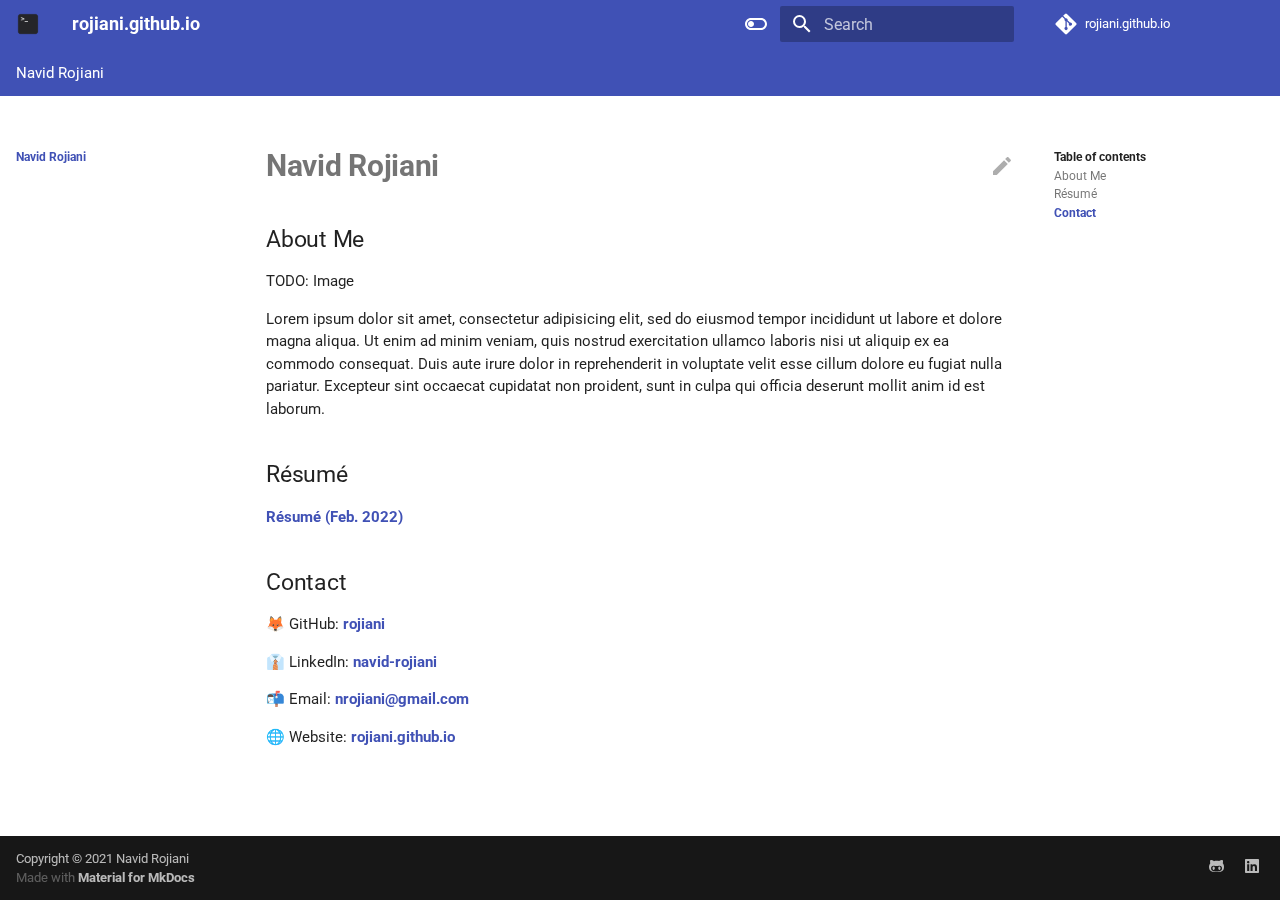
<file: index.html>
<!doctype html><html lang=en class=no-js> <head><meta charset=utf-8><meta name=viewport content="width=device-width,initial-scale=1"><meta name=description content="Navid Rojiani"><meta name=author content="Navid Rojiani"><link href=https://rojiani.github.io/ rel=canonical><link rel=icon href=assets/images/favicon.ico><meta name=generator content="mkdocs-1.2.3, mkdocs-material-8.2.3"><title>rojiani.github.io</title><link rel=stylesheet href=assets/stylesheets/main.e8d9bf0c.min.css><link rel=stylesheet href=assets/stylesheets/palette.e6a45f82.min.css><link rel=preconnect href=https://fonts.gstatic.com crossorigin><link rel=stylesheet href="https://fonts.googleapis.com/css?family=Roboto:300,300i,400,400i,700,700i%7CJetBrains+Mono:400,400i,700,700i&display=fallback"><style>:root{--md-text-font:"Roboto";--md-code-font:"JetBrains Mono"}</style><link rel=stylesheet href=assets/css/extra.css><link rel=stylesheet href=assets/css/image-scaling.css><script>__md_scope=new URL(".",location),__md_get=(e,_=localStorage,t=__md_scope)=>JSON.parse(_.getItem(t.pathname+"."+e)),__md_set=(e,_,t=localStorage,a=__md_scope)=>{try{t.setItem(a.pathname+"."+e,JSON.stringify(_))}catch(e){}}</script></head> <body dir=ltr data-md-color-scheme=default data-md-color-primary=indigo data-md-color-accent=indigo> <script>var palette=__md_get("__palette");if(palette&&"object"==typeof palette.color)for(var key of Object.keys(palette.color))document.body.setAttribute("data-md-color-"+key,palette.color[key])</script> <input class=md-toggle data-md-toggle=drawer type=checkbox id=__drawer autocomplete=off> <input class=md-toggle data-md-toggle=search type=checkbox id=__search autocomplete=off> <label class=md-overlay for=__drawer></label> <div data-md-component=skip> <a href=#navid-rojiani class=md-skip> Skip to content </a> </div> <div data-md-component=announce> </div> <header class=md-header data-md-component=header> <nav class="md-header__inner md-grid" aria-label=Header> <a href=. title=rojiani.github.io class="md-header__button md-logo" aria-label=rojiani.github.io data-md-component=logo> <img src=assets/images/logo.png alt=logo> </a> <label class="md-header__button md-icon" for=__drawer> <svg xmlns=http://www.w3.org/2000/svg viewbox="0 0 24 24"><path d="M3 6h18v2H3V6m0 5h18v2H3v-2m0 5h18v2H3v-2z"/></svg> </label> <div class=md-header__title data-md-component=header-title> <div class=md-header__ellipsis> <div class=md-header__topic> <span class=md-ellipsis> rojiani.github.io </span> </div> <div class=md-header__topic data-md-component=header-topic> <span class=md-ellipsis> Navid Rojiani </span> </div> </div> </div> <form class=md-header__option data-md-component=palette> <input class=md-option data-md-color-media="(prefers-color-scheme: light)" data-md-color-scheme=default data-md-color-primary=indigo data-md-color-accent=indigo aria-label="Switch to dark mode" type=radio name=__palette id=__palette_1> <label class="md-header__button md-icon" title="Switch to dark mode" for=__palette_2 hidden> <svg xmlns=http://www.w3.org/2000/svg viewbox="0 0 24 24"><path d="M17 6H7c-3.31 0-6 2.69-6 6s2.69 6 6 6h10c3.31 0 6-2.69 6-6s-2.69-6-6-6zm0 10H7c-2.21 0-4-1.79-4-4s1.79-4 4-4h10c2.21 0 4 1.79 4 4s-1.79 4-4 4zM7 9c-1.66 0-3 1.34-3 3s1.34 3 3 3 3-1.34 3-3-1.34-3-3-3z"/></svg> </label> <input class=md-option data-md-color-media="(prefers-color-scheme: light)" data-md-color-scheme=slate data-md-color-primary=indigo data-md-color-accent=indigo aria-label="Switch to light mode" type=radio name=__palette id=__palette_2> <label class="md-header__button md-icon" title="Switch to light mode" for=__palette_1 hidden> <svg xmlns=http://www.w3.org/2000/svg viewbox="0 0 24 24"><path d="M17 7H7a5 5 0 0 0-5 5 5 5 0 0 0 5 5h10a5 5 0 0 0 5-5 5 5 0 0 0-5-5m0 8a3 3 0 0 1-3-3 3 3 0 0 1 3-3 3 3 0 0 1 3 3 3 3 0 0 1-3 3z"/></svg> </label> </form> <label class="md-header__button md-icon" for=__search> <svg xmlns=http://www.w3.org/2000/svg viewbox="0 0 24 24"><path d="M9.5 3A6.5 6.5 0 0 1 16 9.5c0 1.61-.59 3.09-1.56 4.23l.27.27h.79l5 5-1.5 1.5-5-5v-.79l-.27-.27A6.516 6.516 0 0 1 9.5 16 6.5 6.5 0 0 1 3 9.5 6.5 6.5 0 0 1 9.5 3m0 2C7 5 5 7 5 9.5S7 14 9.5 14 14 12 14 9.5 12 5 9.5 5z"/></svg> </label> <div class=md-search data-md-component=search role=dialog> <label class=md-search__overlay for=__search></label> <div class=md-search__inner role=search> <form class=md-search__form name=search> <input type=text class=md-search__input name=query aria-label=Search placeholder=Search autocapitalize=off autocorrect=off autocomplete=off spellcheck=false data-md-component=search-query required> <label class="md-search__icon md-icon" for=__search> <svg xmlns=http://www.w3.org/2000/svg viewbox="0 0 24 24"><path d="M9.5 3A6.5 6.5 0 0 1 16 9.5c0 1.61-.59 3.09-1.56 4.23l.27.27h.79l5 5-1.5 1.5-5-5v-.79l-.27-.27A6.516 6.516 0 0 1 9.5 16 6.5 6.5 0 0 1 3 9.5 6.5 6.5 0 0 1 9.5 3m0 2C7 5 5 7 5 9.5S7 14 9.5 14 14 12 14 9.5 12 5 9.5 5z"/></svg> <svg xmlns=http://www.w3.org/2000/svg viewbox="0 0 24 24"><path d="M20 11v2H8l5.5 5.5-1.42 1.42L4.16 12l7.92-7.92L13.5 5.5 8 11h12z"/></svg> </label> <nav class=md-search__options aria-label=Search> <button type=reset class="md-search__icon md-icon" aria-label=Clear tabindex=-1> <svg xmlns=http://www.w3.org/2000/svg viewbox="0 0 24 24"><path d="M19 6.41 17.59 5 12 10.59 6.41 5 5 6.41 10.59 12 5 17.59 6.41 19 12 13.41 17.59 19 19 17.59 13.41 12 19 6.41z"/></svg> </button> </nav> </form> <div class=md-search__output> <div class=md-search__scrollwrap data-md-scrollfix> <div class=md-search-result data-md-component=search-result> <div class=md-search-result__meta> Initializing search </div> <ol class=md-search-result__list></ol> </div> </div> </div> </div> </div> <div class=md-header__source> <a href=https://github.com/rojiani/rojiani.github.io/ title="Go to repository" class=md-source data-md-component=source> <div class="md-source__icon md-icon"> <svg xmlns=http://www.w3.org/2000/svg viewbox="0 0 448 512"><!-- Font Awesome Free 6.0.0 by @fontawesome - https://fontawesome.com License - https://fontawesome.com/license/free (Icons: CC BY 4.0, Fonts: SIL OFL 1.1, Code: MIT License) Copyright 2022 Fonticons, Inc.--><path d="M439.55 236.05 244 40.45a28.87 28.87 0 0 0-40.81 0l-40.66 40.63 51.52 51.52c27.06-9.14 52.68 16.77 43.39 43.68l49.66 49.66c34.23-11.8 61.18 31 35.47 56.69-26.49 26.49-70.21-2.87-56-37.34L240.22 199v121.85c25.3 12.54 22.26 41.85 9.08 55a34.34 34.34 0 0 1-48.55 0c-17.57-17.6-11.07-46.91 11.25-56v-123c-20.8-8.51-24.6-30.74-18.64-45L142.57 101 8.45 235.14a28.86 28.86 0 0 0 0 40.81l195.61 195.6a28.86 28.86 0 0 0 40.8 0l194.69-194.69a28.86 28.86 0 0 0 0-40.81z"/></svg> </div> <div class=md-source__repository> rojiani.github.io </div> </a> </div> </nav> </header> <div class=md-container data-md-component=container> <nav class=md-tabs aria-label=Tabs data-md-component=tabs> <div class="md-tabs__inner md-grid"> <ul class=md-tabs__list> <li class=md-tabs__item> <a href=. class="md-tabs__link md-tabs__link--active"> Navid Rojiani </a> </li> </ul> </div> </nav> <main class=md-main data-md-component=main> <div class="md-main__inner md-grid"> <div class="md-sidebar md-sidebar--primary" data-md-component=sidebar data-md-type=navigation> <div class=md-sidebar__scrollwrap> <div class=md-sidebar__inner> <nav class="md-nav md-nav--primary md-nav--lifted" aria-label=Navigation data-md-level=0> <label class=md-nav__title for=__drawer> <a href=. title=rojiani.github.io class="md-nav__button md-logo" aria-label=rojiani.github.io data-md-component=logo> <img src=assets/images/logo.png alt=logo> </a> rojiani.github.io </label> <div class=md-nav__source> <a href=https://github.com/rojiani/rojiani.github.io/ title="Go to repository" class=md-source data-md-component=source> <div class="md-source__icon md-icon"> <svg xmlns=http://www.w3.org/2000/svg viewbox="0 0 448 512"><!-- Font Awesome Free 6.0.0 by @fontawesome - https://fontawesome.com License - https://fontawesome.com/license/free (Icons: CC BY 4.0, Fonts: SIL OFL 1.1, Code: MIT License) Copyright 2022 Fonticons, Inc.--><path d="M439.55 236.05 244 40.45a28.87 28.87 0 0 0-40.81 0l-40.66 40.63 51.52 51.52c27.06-9.14 52.68 16.77 43.39 43.68l49.66 49.66c34.23-11.8 61.18 31 35.47 56.69-26.49 26.49-70.21-2.87-56-37.34L240.22 199v121.85c25.3 12.54 22.26 41.85 9.08 55a34.34 34.34 0 0 1-48.55 0c-17.57-17.6-11.07-46.91 11.25-56v-123c-20.8-8.51-24.6-30.74-18.64-45L142.57 101 8.45 235.14a28.86 28.86 0 0 0 0 40.81l195.61 195.6a28.86 28.86 0 0 0 40.8 0l194.69-194.69a28.86 28.86 0 0 0 0-40.81z"/></svg> </div> <div class=md-source__repository> rojiani.github.io </div> </a> </div> <ul class=md-nav__list data-md-scrollfix> <li class="md-nav__item md-nav__item--active"> <input class="md-nav__toggle md-toggle" data-md-toggle=toc type=checkbox id=__toc> <label class="md-nav__link md-nav__link--active" for=__toc> Navid Rojiani <span class="md-nav__icon md-icon"></span> </label> <a href=. class="md-nav__link md-nav__link--active"> Navid Rojiani </a> <nav class="md-nav md-nav--secondary" aria-label="Table of contents"> <label class=md-nav__title for=__toc> <span class="md-nav__icon md-icon"></span> Table of contents </label> <ul class=md-nav__list data-md-component=toc data-md-scrollfix> <li class=md-nav__item> <a href=#about-me class=md-nav__link> About Me </a> </li> <li class=md-nav__item> <a href=#resume class=md-nav__link> Résumé </a> </li> <li class=md-nav__item> <a href=#contact class=md-nav__link> Contact </a> </li> </ul> </nav> </li> </ul> </nav> </div> </div> </div> <div class="md-sidebar md-sidebar--secondary" data-md-component=sidebar data-md-type=toc> <div class=md-sidebar__scrollwrap> <div class=md-sidebar__inner> <nav class="md-nav md-nav--secondary" aria-label="Table of contents"> <label class=md-nav__title for=__toc> <span class="md-nav__icon md-icon"></span> Table of contents </label> <ul class=md-nav__list data-md-component=toc data-md-scrollfix> <li class=md-nav__item> <a href=#about-me class=md-nav__link> About Me </a> </li> <li class=md-nav__item> <a href=#resume class=md-nav__link> Résumé </a> </li> <li class=md-nav__item> <a href=#contact class=md-nav__link> Contact </a> </li> </ul> </nav> </div> </div> </div> <div class=md-content data-md-component=content> <article class="md-content__inner md-typeset"> <a href=https://github.com/rojiani/rojiani.github.io/edit/master/docs/index.md title="Edit this page" class="md-content__button md-icon"> <svg xmlns=http://www.w3.org/2000/svg viewbox="0 0 24 24"><path d="M20.71 7.04c.39-.39.39-1.04 0-1.41l-2.34-2.34c-.37-.39-1.02-.39-1.41 0l-1.84 1.83 3.75 3.75M3 17.25V21h3.75L17.81 9.93l-3.75-3.75L3 17.25z"/></svg> </a> <h1 id=navid-rojiani>Navid Rojiani<a class=headerlink href=#navid-rojiani title="Permanent link">&para;</a></h1> <h2 id=about-me>About Me<a class=headerlink href=#about-me title="Permanent link">&para;</a></h2> <p>TODO: Image</p> <p>Lorem ipsum dolor sit amet, consectetur adipisicing elit, sed do eiusmod tempor incididunt ut labore et dolore magna aliqua. Ut enim ad minim veniam, quis nostrud exercitation ullamco laboris nisi ut aliquip ex ea commodo consequat. Duis aute irure dolor in reprehenderit in voluptate velit esse cillum dolore eu fugiat nulla pariatur. Excepteur sint occaecat cupidatat non proident, sunt in culpa qui officia deserunt mollit anim id est laborum.</p> <h2 id=resume>Résumé<a class=headerlink href=#resume title="Permanent link">&para;</a></h2> <p><a href=about-me/Resume-Navid-Rojiani.pdf>Résumé (Feb. 2022)</a></p> <h2 id=contact>Contact<a class=headerlink href=#contact title="Permanent link">&para;</a></h2> <p>🦊 GitHub: <a href=https://github.com/rojiani>rojiani</a></p> <p>👔 LinkedIn: <a href=https://www.linkedin.com/in/navid-rojiani/ >navid-rojiani</a></p> <p>📬 Email: <a href="mailto:nrojiani@gmail.com?subject=GitHub%20Website">nrojiani@gmail.com</a></p> <p>🌐 Website: <a href=https://rojiani.github.io/ >rojiani.github.io</a></p> </article> </div> </div> <a href=# class="md-top md-icon" data-md-component=top data-md-state=hidden> <svg xmlns=http://www.w3.org/2000/svg viewbox="0 0 24 24"><path d="M13 20h-2V8l-5.5 5.5-1.42-1.42L12 4.16l7.92 7.92-1.42 1.42L13 8v12z"/></svg> Back to top </a> </main> <footer class=md-footer> <div class="md-footer-meta md-typeset"> <div class="md-footer-meta__inner md-grid"> <div class=md-copyright> <div class=md-copyright__highlight> Copyright &copy; 2021 Navid Rojiani </div> Made with <a href=https://squidfunk.github.io/mkdocs-material/ target=_blank rel=noopener> Material for MkDocs </a> </div> <div class=md-social> <a href=https://github.com/rojiani target=_blank rel=noopener title=github.com class=md-social__link> <svg xmlns=http://www.w3.org/2000/svg viewbox="0 0 480 512"><!-- Font Awesome Free 6.0.0 by @fontawesome - https://fontawesome.com License - https://fontawesome.com/license/free (Icons: CC BY 4.0, Fonts: SIL OFL 1.1, Code: MIT License) Copyright 2022 Fonticons, Inc.--><path d="M186.1 328.7c0 20.9-10.9 55.1-36.7 55.1s-36.7-34.2-36.7-55.1 10.9-55.1 36.7-55.1 36.7 34.2 36.7 55.1zM480 278.2c0 31.9-3.2 65.7-17.5 95-37.9 76.6-142.1 74.8-216.7 74.8-75.8 0-186.2 2.7-225.6-74.8-14.6-29-20.2-63.1-20.2-95 0-41.9 13.9-81.5 41.5-113.6-5.2-15.8-7.7-32.4-7.7-48.8 0-21.5 4.9-32.3 14.6-51.8 45.3 0 74.3 9 108.8 36 29-6.9 58.8-10 88.7-10 27 0 54.2 2.9 80.4 9.2 34-26.7 63-35.2 107.8-35.2 9.8 19.5 14.6 30.3 14.6 51.8 0 16.4-2.6 32.7-7.7 48.2 27.5 32.4 39 72.3 39 114.2zm-64.3 50.5c0-43.9-26.7-82.6-73.5-82.6-18.9 0-37 3.4-56 6-14.9 2.3-29.8 3.2-45.1 3.2-15.2 0-30.1-.9-45.1-3.2-18.7-2.6-37-6-56-6-46.8 0-73.5 38.7-73.5 82.6 0 87.8 80.4 101.3 150.4 101.3h48.2c70.3 0 150.6-13.4 150.6-101.3zm-82.6-55.1c-25.8 0-36.7 34.2-36.7 55.1s10.9 55.1 36.7 55.1 36.7-34.2 36.7-55.1-10.9-55.1-36.7-55.1z"/></svg> </a> <a href=https://linkedin.com/in/navid-rojiani target=_blank rel=noopener title=linkedin.com class=md-social__link> <svg xmlns=http://www.w3.org/2000/svg viewbox="0 0 448 512"><!-- Font Awesome Free 6.0.0 by @fontawesome - https://fontawesome.com License - https://fontawesome.com/license/free (Icons: CC BY 4.0, Fonts: SIL OFL 1.1, Code: MIT License) Copyright 2022 Fonticons, Inc.--><path d="M416 32H31.9C14.3 32 0 46.5 0 64.3v383.4C0 465.5 14.3 480 31.9 480H416c17.6 0 32-14.5 32-32.3V64.3c0-17.8-14.4-32.3-32-32.3zM135.4 416H69V202.2h66.5V416zm-33.2-243c-21.3 0-38.5-17.3-38.5-38.5S80.9 96 102.2 96c21.2 0 38.5 17.3 38.5 38.5 0 21.3-17.2 38.5-38.5 38.5zm282.1 243h-66.4V312c0-24.8-.5-56.7-34.5-56.7-34.6 0-39.9 27-39.9 54.9V416h-66.4V202.2h63.7v29.2h.9c8.9-16.8 30.6-34.5 62.9-34.5 67.2 0 79.7 44.3 79.7 101.9V416z"/></svg> </a> </div> </div> </div> </footer> </div> <div class=md-dialog data-md-component=dialog> <div class="md-dialog__inner md-typeset"></div> </div> <script id=__config type=application/json>{"base": ".", "features": ["content.tabs.link", "navigation.instant", "navigation.expand", "navigation.sections", "navigation.tabs", "navigation.tracking", "navigation.top"], "translations": {"clipboard.copy": "Copy to clipboard", "clipboard.copied": "Copied to clipboard", "search.config.lang": "en", "search.config.pipeline": "trimmer, stopWordFilter", "search.config.separator": "[\\s\\-]+", "search.placeholder": "Search", "search.result.placeholder": "Type to start searching", "search.result.none": "No matching documents", "search.result.one": "1 matching document", "search.result.other": "# matching documents", "search.result.more.one": "1 more on this page", "search.result.more.other": "# more on this page", "search.result.term.missing": "Missing", "select.version.title": "Select version"}, "search": "assets/javascripts/workers/search.bd0b6b67.min.js"}</script> <script src=assets/javascripts/bundle.b88e97c5.min.js></script> </body> </html>
</file>
